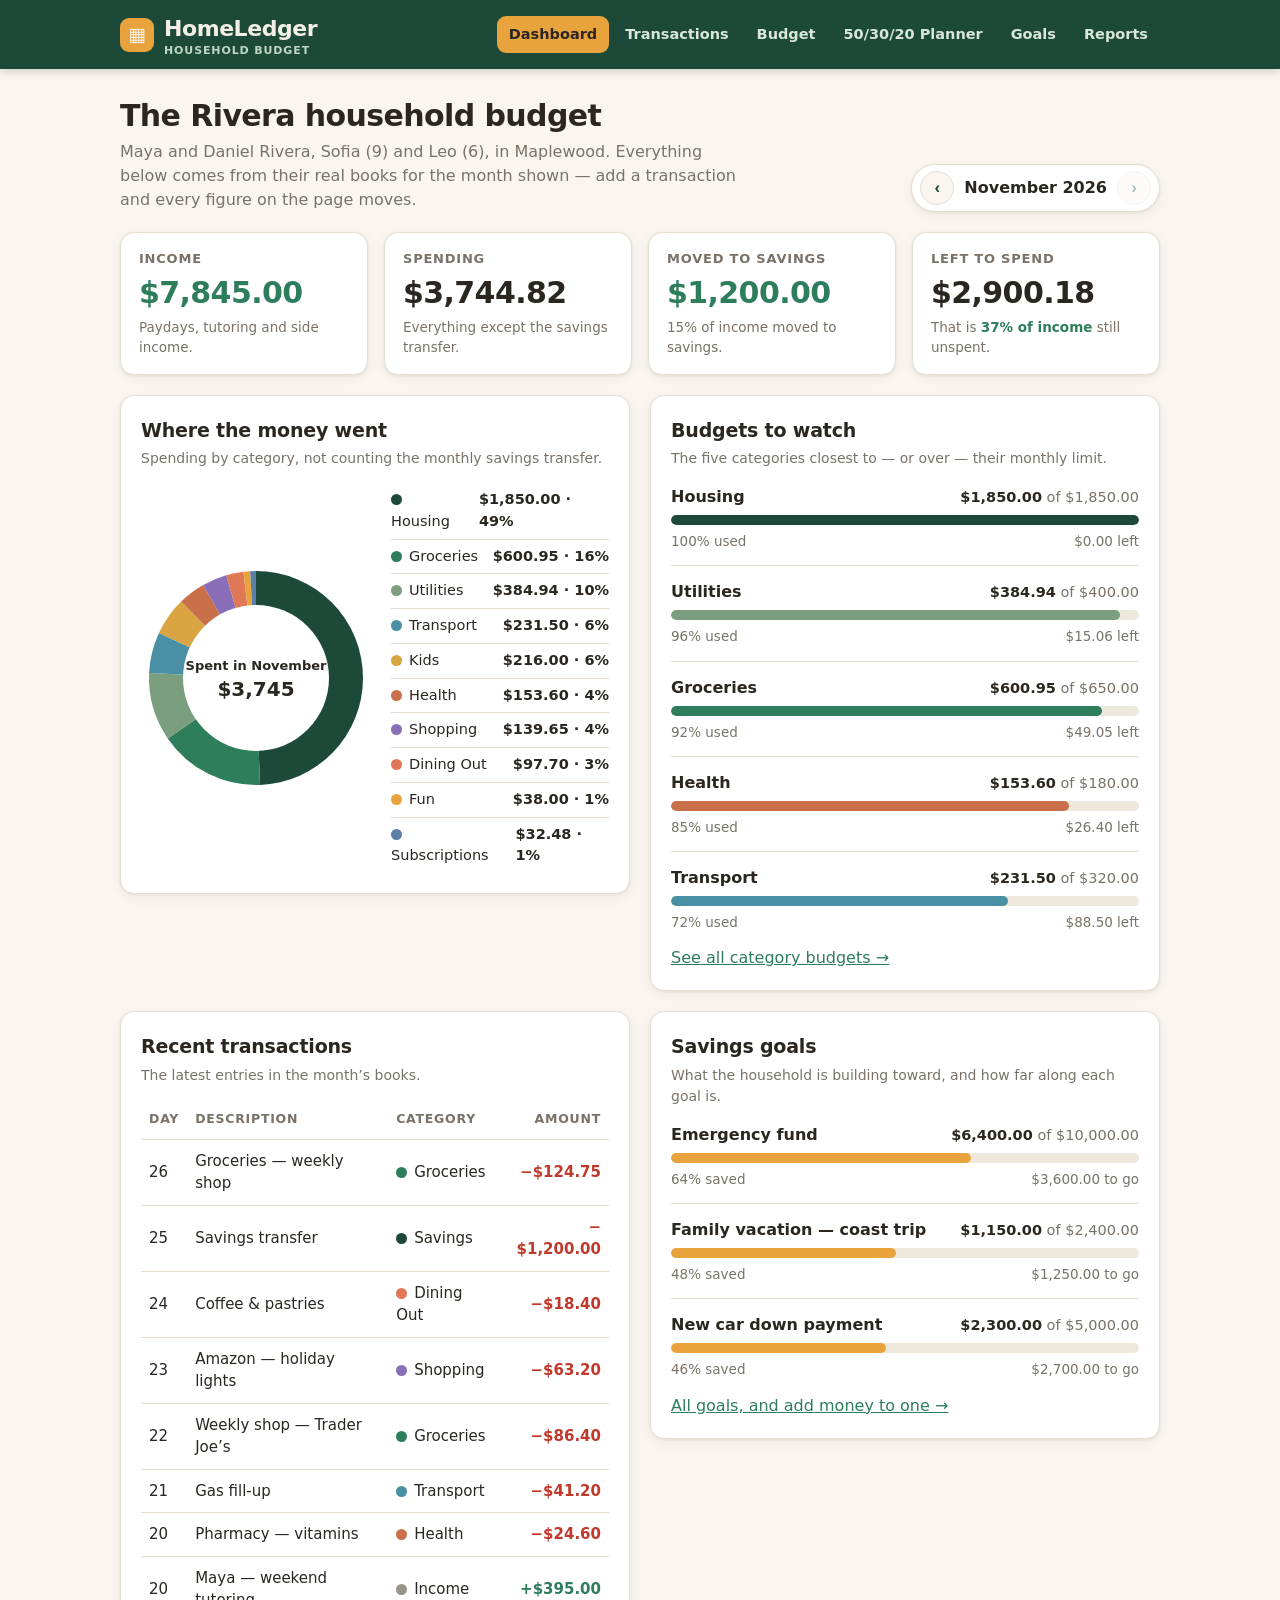
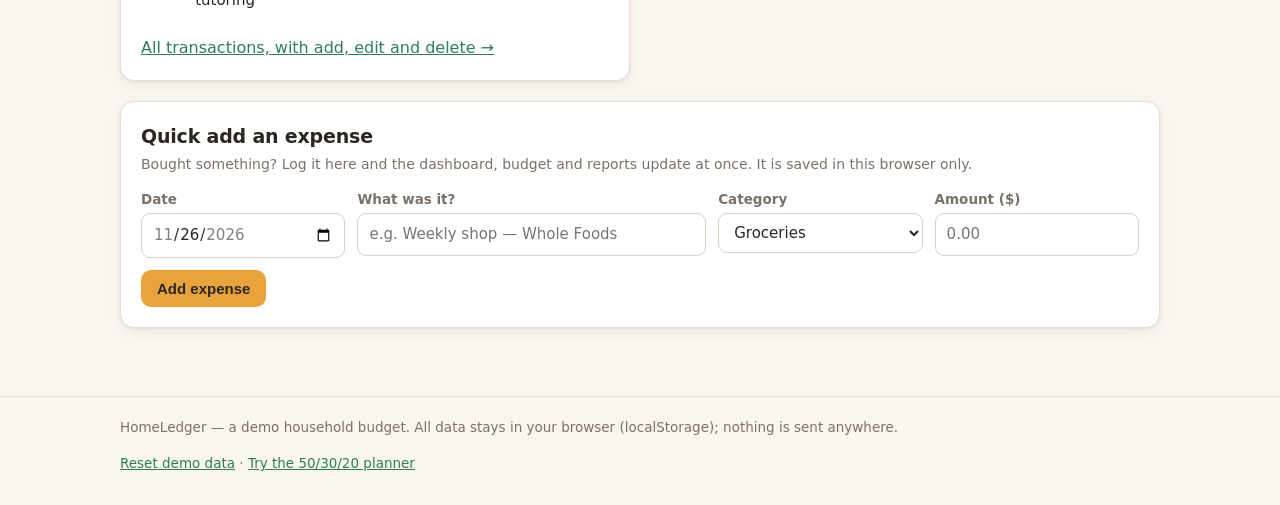
<file: app/index.html>
<!DOCTYPE html>
<html lang="en">
<head>
<meta charset="utf-8">
<meta name="viewport" content="width=device-width, initial-scale=1">
<title>HomeLedger — Household Budget Dashboard</title>
<meta name="description" content="HomeLedger keeps the Rivera household's budget in one place: income, spending, category budgets, a 50/30/20 plan and savings goals.">
<link rel="stylesheet" href="style.css">
</head>
<body data-page="dashboard">
<header class="site-header">
  <div class="header-inner">
    <a class="brand" href="index.html"><span class="brand-mark">▦</span><span>HomeLedger<small>Household Budget</small></span></a>
    <nav class="main-nav" aria-label="Main">
      <a href="index.html" data-page="dashboard">Dashboard</a>
      <a href="transactions.html" data-page="transactions">Transactions</a>
      <a href="budget.html" data-page="budget">Budget</a>
      <a href="planner.html" data-page="planner">50/30/20 Planner</a>
      <a href="goals.html" data-page="goals">Goals</a>
      <a href="reports.html" data-page="reports">Reports</a>
    </nav>
  </div>
</header>

<main class="wrap">
  <div class="page-head">
    <div>
      <h1>The Rivera household budget</h1>
      <p class="lede">Maya and Daniel Rivera, Sofia (9) and Leo (6), in Maplewood. Everything below comes from their real books for the month shown — add a transaction and every figure on the page moves.</p>
    </div>
    <div class="month-switch" role="group" aria-label="Choose month">
      <button type="button" class="arrow-btn js-month-prev" aria-label="Previous month">‹</button>
      <strong class="js-month-label">November 2026</strong>
      <button type="button" class="arrow-btn js-month-next" aria-label="Next month">›</button>
    </div>
  </div>

  <p class="notice js-notice" hidden></p>

  <section class="stats" aria-label="Month summary">
    <div class="stat good">
      <div class="label">Income</div>
      <div class="value js-stat-income">$0.00</div>
      <div class="sub">Paydays, tutoring and side income.</div>
    </div>
    <div class="stat">
      <div class="label">Spending</div>
      <div class="value js-stat-spending">$0.00</div>
      <div class="sub">Everything except the savings transfer.</div>
    </div>
    <div class="stat good">
      <div class="label">Moved to savings</div>
      <div class="value js-stat-saved">$0.00</div>
      <div class="sub js-stat-saved-sub"></div>
    </div>
    <div class="stat">
      <div class="label">Left to spend</div>
      <div class="value js-stat-left">$0.00</div>
      <div class="sub js-stat-left-sub"></div>
    </div>
  </section>

  <div class="grid-2">
    <section class="card" aria-label="Spending by category">
      <h2>Where the money went</h2>
      <p class="hint">Spending by category, not counting the monthly savings transfer.</p>
      <div class="donut-wrap">
        <canvas class="js-donut" width="260" height="260" role="img" aria-label="Donut chart of spending by category"></canvas>
        <ul class="legend js-legend"></ul>
      </div>
    </section>

    <section class="card" aria-label="Budgets closest to their limit">
      <h2>Budgets to watch</h2>
      <p class="hint">The five categories closest to — or over — their monthly limit.</p>
      <div class="js-budget-list"></div>
      <p style="margin:14px 0 0"><a href="budget.html">See all category budgets →</a></p>
    </section>
  </div>

  <div class="grid-2">
    <section class="card" aria-label="Recent transactions">
      <h2>Recent transactions</h2>
      <p class="hint">The latest entries in the month’s books.</p>
      <table>
        <thead><tr><th>Day</th><th>Description</th><th>Category</th><th class="num">Amount</th></tr></thead>
        <tbody class="js-recent"></tbody>
      </table>
      <p style="margin:14px 0 0"><a href="transactions.html">All transactions, with add, edit and delete →</a></p>
    </section>

    <section class="card" aria-label="Savings goals">
      <h2>Savings goals</h2>
      <p class="hint">What the household is building toward, and how far along each goal is.</p>
      <div class="js-goals-snapshot"></div>
      <p style="margin:14px 0 0"><a href="goals.html">All goals, and add money to one →</a></p>
    </section>
  </div>

  <section class="card" aria-label="Quick add">
    <h2>Quick add an expense</h2>
    <p class="hint">Bought something? Log it here and the dashboard, budget and reports update at once. It is saved in this browser only.</p>
    <form class="js-quick-add">
      <div class="form-row">
        <div><label for="qa-date">Date</label><input id="qa-date" name="date" type="date" required></div>
        <div style="flex:2 1 220px"><label for="qa-desc">What was it?</label><input id="qa-desc" name="description" type="text" placeholder="e.g. Weekly shop — Whole Foods" required></div>
        <div><label for="qa-cat">Category</label><select id="qa-cat" name="category"><option>Groceries</option><option>Dining Out</option><option>Transport</option><option>Utilities</option><option>Health</option><option>Kids</option><option>Fun</option><option>Shopping</option><option>Subscriptions</option><option>Housing</option><option>Other</option></select></div>
        <div><label for="qa-amount">Amount ($)</label><input id="qa-amount" name="amount" type="number" min="0.01" step="0.01" placeholder="0.00" required></div>
      </div>
      <button class="btn amber" type="submit">Add expense</button>
    </form>
  </section>
</main>

<footer class="site-footer">
  <div class="wrap">
    <span>HomeLedger — a demo household budget. All data stays in your browser (localStorage); nothing is sent anywhere.</span>
    <span><button type="button" class="link-btn js-reset">Reset demo data</button> · <a href="planner.html">Try the 50/30/20 planner</a></span>
  </div>
</footer>

<script src="data.js"></script>
<script src="charts.js"></script>
<script src="app.js"></script>
</body>
</html>
</file>
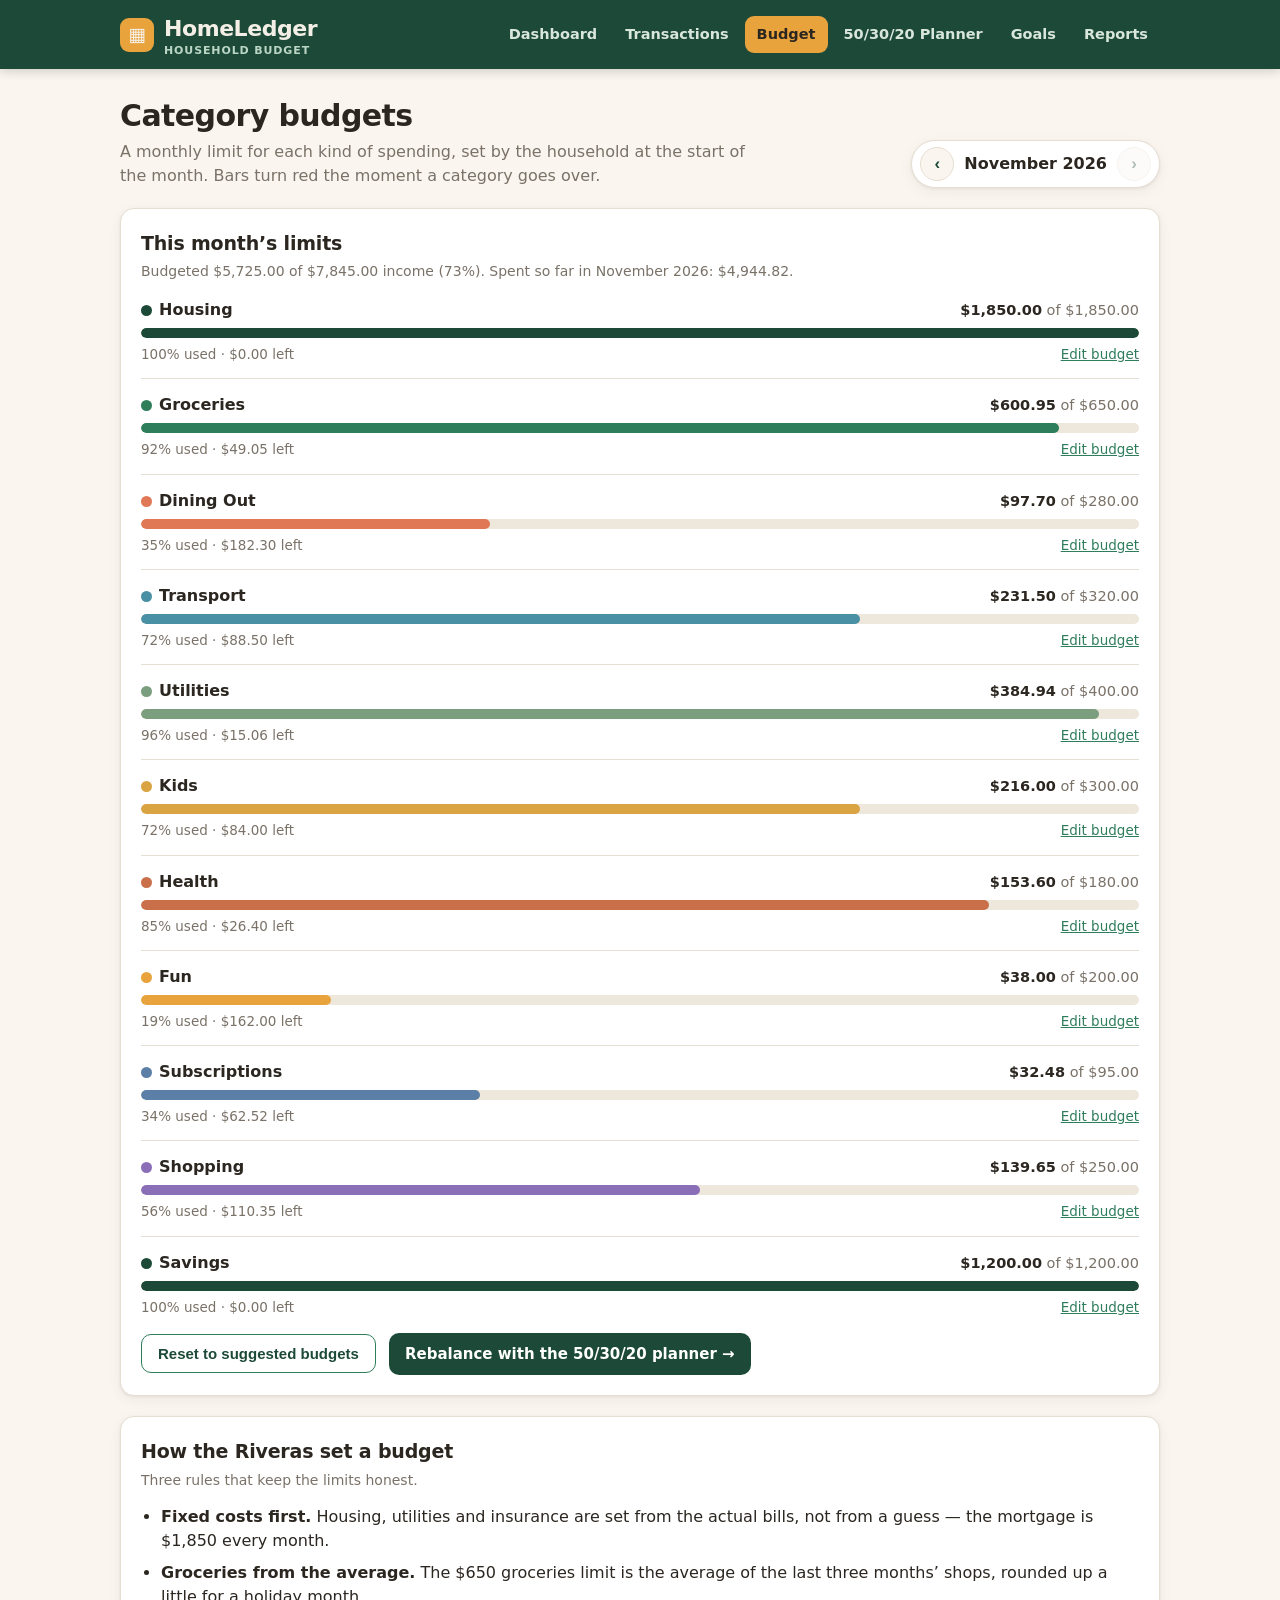
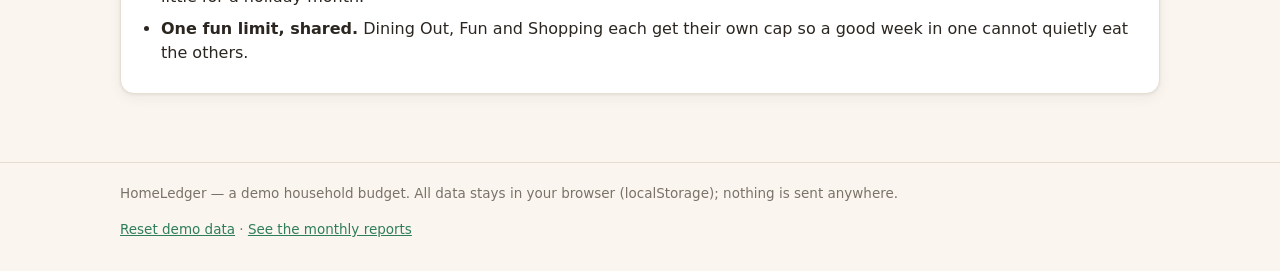
<file: app/budget.html>
<!DOCTYPE html>
<html lang="en">
<head>
<meta charset="utf-8">
<meta name="viewport" content="width=device-width, initial-scale=1">
<title>HomeLedger — Category Budgets</title>
<meta name="description" content="Monthly budget limits for every category of the Rivera household's spending, with progress bars and one-click editing.">
<link rel="stylesheet" href="style.css">
</head>
<body data-page="budget">
<header class="site-header">
  <div class="header-inner">
    <a class="brand" href="index.html"><span class="brand-mark">▦</span><span>HomeLedger<small>Household Budget</small></span></a>
    <nav class="main-nav" aria-label="Main">
      <a href="index.html" data-page="dashboard">Dashboard</a>
      <a href="transactions.html" data-page="transactions">Transactions</a>
      <a href="budget.html" data-page="budget">Budget</a>
      <a href="planner.html" data-page="planner">50/30/20 Planner</a>
      <a href="goals.html" data-page="goals">Goals</a>
      <a href="reports.html" data-page="reports">Reports</a>
    </nav>
  </div>
</header>

<main class="wrap">
  <div class="page-head">
    <div>
      <h1>Category budgets</h1>
      <p class="lede">A monthly limit for each kind of spending, set by the household at the start of the month. Bars turn red the moment a category goes over.</p>
    </div>
    <div class="month-switch" role="group" aria-label="Choose month">
      <button type="button" class="arrow-btn js-month-prev" aria-label="Previous month">‹</button>
      <strong class="js-month-label">November 2026</strong>
      <button type="button" class="arrow-btn js-month-next" aria-label="Next month">›</button>
    </div>
  </div>

  <p class="notice js-notice" hidden></p>

  <section class="card" aria-label="Budgets">
    <h2>This month’s limits</h2>
    <p class="hint js-budget-head"></p>
    <div class="js-budget-rows"></div>
    <p style="margin:16px 0 0">
      <button class="btn ghost js-reset-budgets" type="button">Reset to suggested budgets</button>
      <a class="btn" href="planner.html" style="margin-left:8px">Rebalance with the 50/30/20 planner →</a>
    </p>
  </section>

  <section class="card" aria-label="How budgets work">
    <h2>How the Riveras set a budget</h2>
    <p class="hint">Three rules that keep the limits honest.</p>
    <ul class="insight-list">
      <li><b>Fixed costs first.</b> Housing, utilities and insurance are set from the actual bills, not from a guess — the mortgage is $1,850 every month.</li>
      <li><b>Groceries from the average.</b> The $650 groceries limit is the average of the last three months’ shops, rounded up a little for a holiday month.</li>
      <li><b>One fun limit, shared.</b> Dining Out, Fun and Shopping each get their own cap so a good week in one cannot quietly eat the others.</li>
    </ul>
  </section>
</main>

<footer class="site-footer">
  <div class="wrap">
    <span>HomeLedger — a demo household budget. All data stays in your browser (localStorage); nothing is sent anywhere.</span>
    <span><button type="button" class="link-btn js-reset">Reset demo data</button> · <a href="reports.html">See the monthly reports</a></span>
  </div>
</footer>

<script src="data.js"></script>
<script src="charts.js"></script>
<script src="app.js"></script>
</body>
</html>
</file>
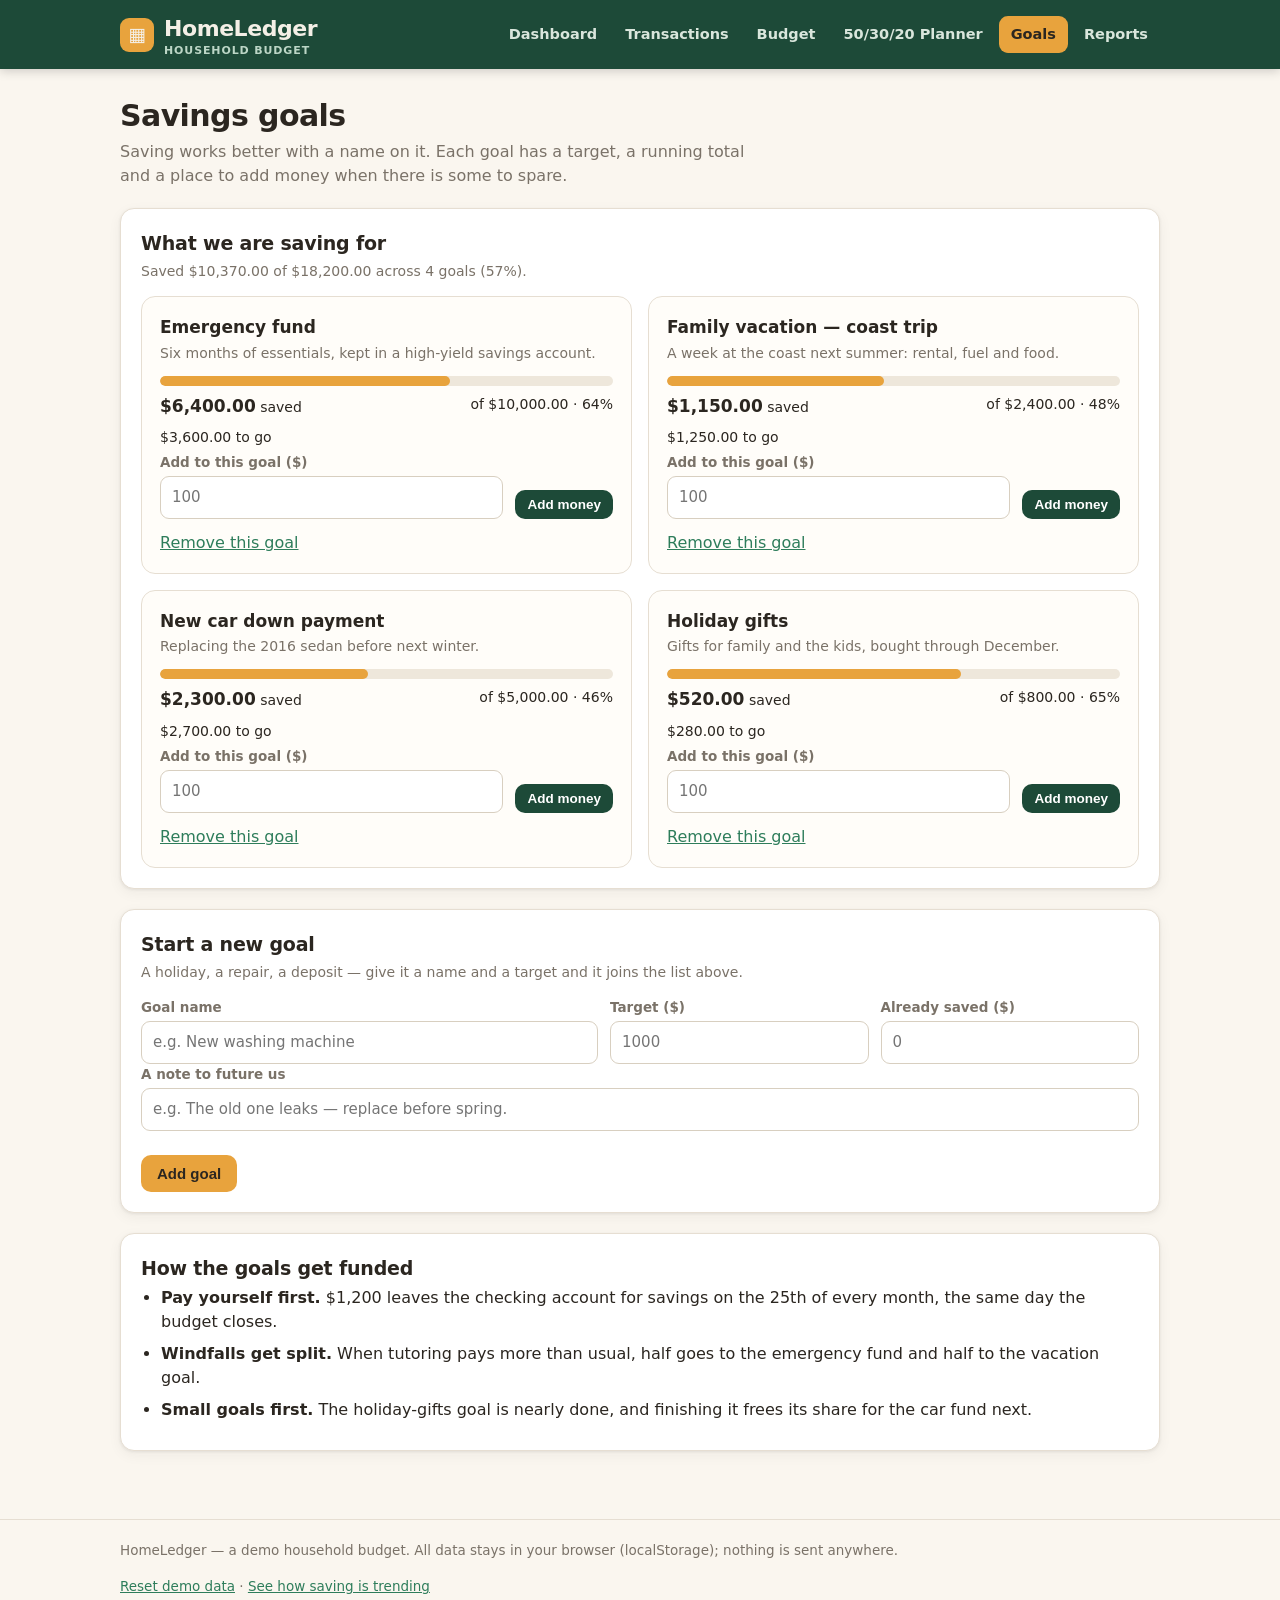
<file: app/goals.html>
<!DOCTYPE html>
<html lang="en">
<head>
<meta charset="utf-8">
<meta name="viewport" content="width=device-width, initial-scale=1">
<title>HomeLedger — Savings Goals</title>
<meta name="description" content="The Rivera household's savings goals: an emergency fund, a family vacation, a car down payment and holiday gifts — add money, track progress, start a new goal.">
<link rel="stylesheet" href="style.css">
</head>
<body data-page="goals">
<header class="site-header">
  <div class="header-inner">
    <a class="brand" href="index.html"><span class="brand-mark">▦</span><span>HomeLedger<small>Household Budget</small></span></a>
    <nav class="main-nav" aria-label="Main">
      <a href="index.html" data-page="dashboard">Dashboard</a>
      <a href="transactions.html" data-page="transactions">Transactions</a>
      <a href="budget.html" data-page="budget">Budget</a>
      <a href="planner.html" data-page="planner">50/30/20 Planner</a>
      <a href="goals.html" data-page="goals">Goals</a>
      <a href="reports.html" data-page="reports">Reports</a>
    </nav>
  </div>
</header>

<main class="wrap">
  <div class="page-head">
    <div>
      <h1>Savings goals</h1>
      <p class="lede">Saving works better with a name on it. Each goal has a target, a running total and a place to add money when there is some to spare.</p>
    </div>
  </div>

  <p class="notice js-notice" hidden></p>

  <section class="card" aria-label="Goals">
    <h2>What we are saving for</h2>
    <p class="hint js-goals-head"></p>
    <div class="goal-grid js-goal-grid"></div>
  </section>

  <section class="card" aria-label="Start a new goal">
    <h2>Start a new goal</h2>
    <p class="hint">A holiday, a repair, a deposit — give it a name and a target and it joins the list above.</p>
    <form class="js-new-goal">
      <div class="form-row">
        <div style="flex:2 1 220px"><label for="goal-name">Goal name</label><input id="goal-name" name="name" type="text" placeholder="e.g. New washing machine" required></div>
        <div><label for="goal-target">Target ($)</label><input id="goal-target" name="target" type="number" min="1" step="1" placeholder="1000" required></div>
        <div><label for="goal-saved">Already saved ($)</label><input id="goal-saved" name="saved" type="number" min="0" step="1" placeholder="0"></div>
      </div>
      <div class="field">
        <label for="goal-note">A note to future us</label>
        <input id="goal-note" name="note" type="text" placeholder="e.g. The old one leaks — replace before spring.">
      </div>
      <button class="btn amber" type="submit">Add goal</button>
    </form>
  </section>

  <section class="card" aria-label="How the goals are funded">
    <h2>How the goals get funded</h2>
    <ul class="insight-list">
      <li><b>Pay yourself first.</b> $1,200 leaves the checking account for savings on the 25th of every month, the same day the budget closes.</li>
      <li><b>Windfalls get split.</b> When tutoring pays more than usual, half goes to the emergency fund and half to the vacation goal.</li>
      <li><b>Small goals first.</b> The holiday-gifts goal is nearly done, and finishing it frees its share for the car fund next.</li>
    </ul>
  </section>
</main>

<footer class="site-footer">
  <div class="wrap">
    <span>HomeLedger — a demo household budget. All data stays in your browser (localStorage); nothing is sent anywhere.</span>
    <span><button type="button" class="link-btn js-reset">Reset demo data</button> · <a href="reports.html">See how saving is trending</a></span>
  </div>
</footer>

<script src="data.js"></script>
<script src="charts.js"></script>
<script src="app.js"></script>
</body>
</html>
</file>
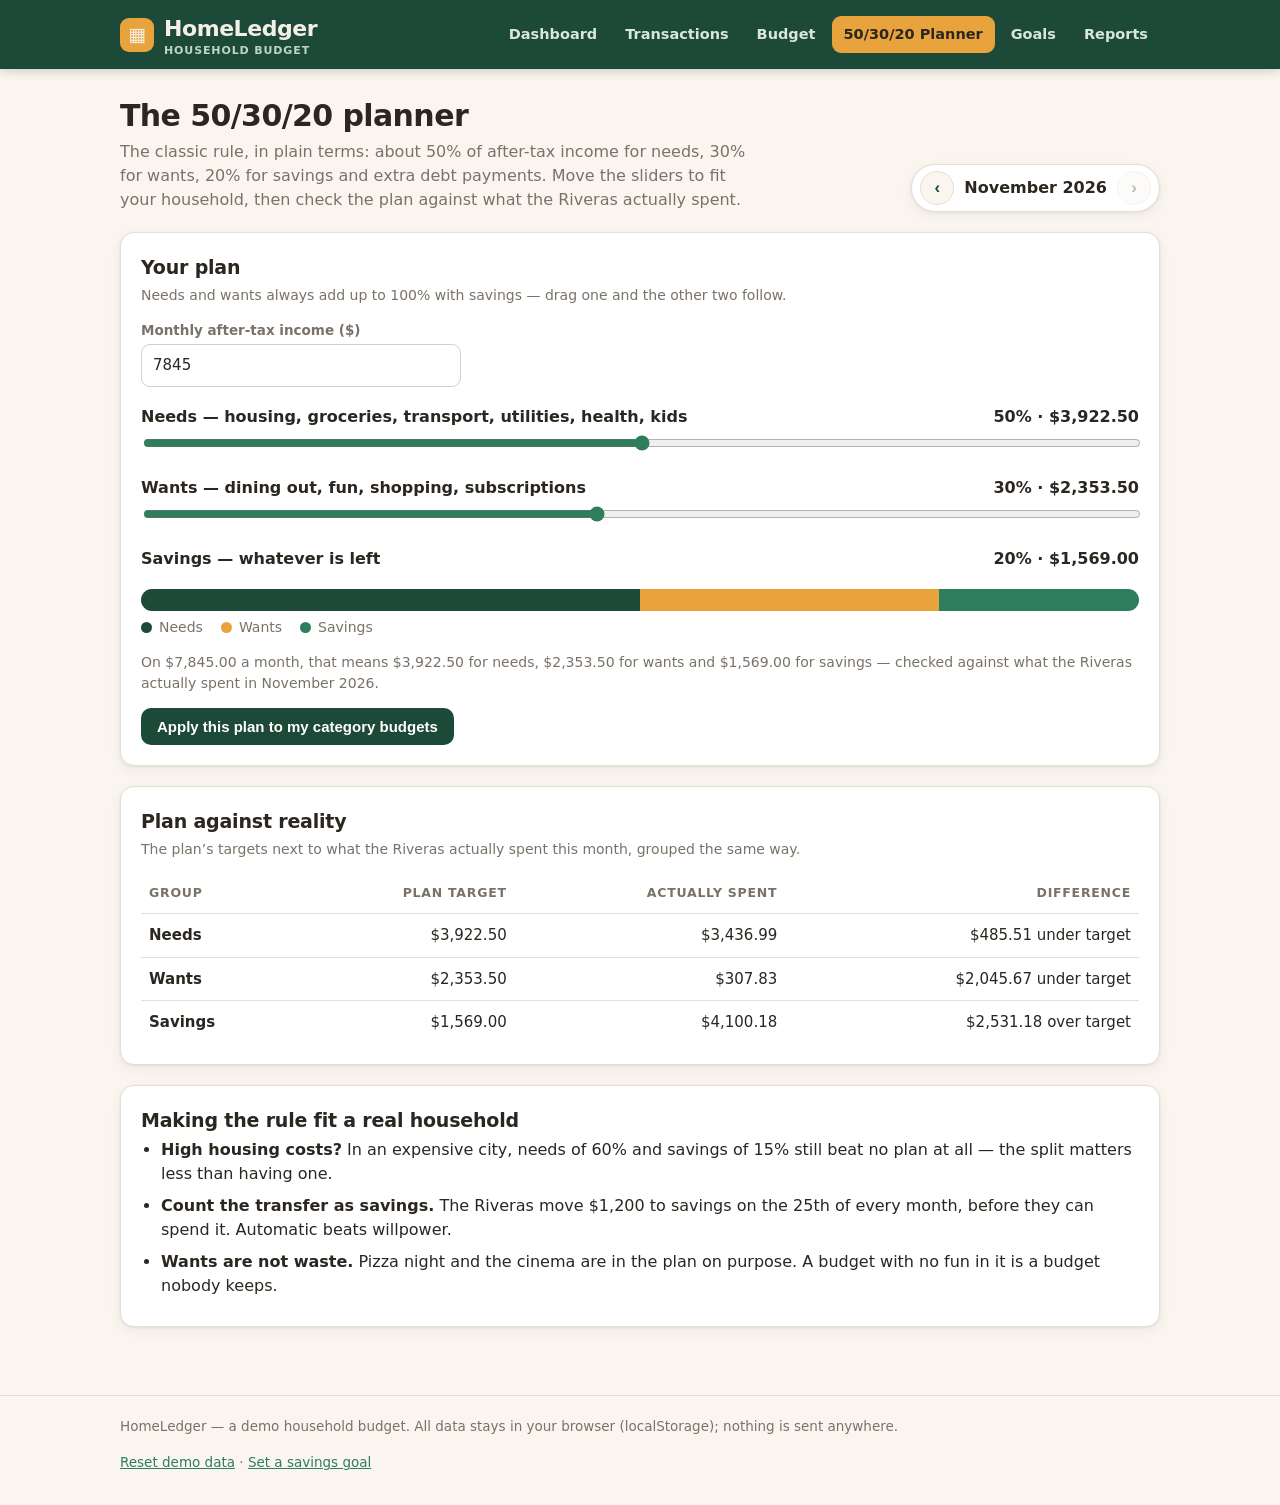
<file: app/planner.html>
<!DOCTYPE html>
<html lang="en">
<head>
<meta charset="utf-8">
<meta name="viewport" content="width=device-width, initial-scale=1">
<title>HomeLedger — 50/30/20 Planner</title>
<meta name="description" content="Plan a household budget with the 50/30/20 rule: slide needs, wants and savings to fit your income, compare with real spending, and apply the plan to your budgets.">
<link rel="stylesheet" href="style.css">
</head>
<body data-page="planner">
<header class="site-header">
  <div class="header-inner">
    <a class="brand" href="index.html"><span class="brand-mark">▦</span><span>HomeLedger<small>Household Budget</small></span></a>
    <nav class="main-nav" aria-label="Main">
      <a href="index.html" data-page="dashboard">Dashboard</a>
      <a href="transactions.html" data-page="transactions">Transactions</a>
      <a href="budget.html" data-page="budget">Budget</a>
      <a href="planner.html" data-page="planner">50/30/20 Planner</a>
      <a href="goals.html" data-page="goals">Goals</a>
      <a href="reports.html" data-page="reports">Reports</a>
    </nav>
  </div>
</header>

<main class="wrap">
  <div class="page-head">
    <div>
      <h1>The 50/30/20 planner</h1>
      <p class="lede">The classic rule, in plain terms: about 50% of after-tax income for needs, 30% for wants, 20% for savings and extra debt payments. Move the sliders to fit your household, then check the plan against what the Riveras actually spent.</p>
    </div>
    <div class="month-switch" role="group" aria-label="Compare against month">
      <button type="button" class="arrow-btn js-month-prev" aria-label="Previous month">‹</button>
      <strong class="js-month-label">November 2026</strong>
      <button type="button" class="arrow-btn js-month-next" aria-label="Next month">›</button>
    </div>
  </div>

  <p class="notice js-notice" hidden></p>

  <section class="card" aria-label="Your plan">
    <h2>Your plan</h2>
    <p class="hint">Needs and wants always add up to 100% with savings — drag one and the other two follow.</p>
    <div class="field" style="max-width:320px">
      <label for="plan-income">Monthly after-tax income ($)</label>
      <input id="plan-income" class="js-plan-income" type="number" min="0" step="10" value="7845">
    </div>
    <div class="slider-row">
      <div class="slider-top"><span>Needs — housing, groceries, transport, utilities, health, kids</span><output class="js-needs-out">50% · $0.00</output></div>
      <input class="js-needs-slider" type="range" min="20" max="80" step="1" value="50" aria-label="Needs percentage">
    </div>
    <div class="slider-row">
      <div class="slider-top"><span>Wants — dining out, fun, shopping, subscriptions</span><output class="js-wants-out">30% · $0.00</output></div>
      <input class="js-wants-slider" type="range" min="5" max="60" step="1" value="30" aria-label="Wants percentage">
    </div>
    <div class="slider-row">
      <div class="slider-top"><span>Savings — whatever is left</span><output class="js-save-out">20% · $0.00</output></div>
    </div>
    <div class="split-bar js-plan-split" aria-hidden="true"></div>
    <div class="split-legend">
      <span><span class="cat-dot" style="background:#1d4a38"></span>Needs</span>
      <span><span class="cat-dot" style="background:#e8a33d"></span>Wants</span>
      <span><span class="cat-dot" style="background:#2e7d5b"></span>Savings</span>
    </div>
    <p class="hint js-plan-summary" style="margin-top:14px"></p>
    <button class="btn js-plan-apply" type="button">Apply this plan to my category budgets</button>
  </section>

  <section class="card" aria-label="Plan against reality">
    <h2>Plan against reality</h2>
    <p class="hint">The plan’s targets next to what the Riveras actually spent this month, grouped the same way.</p>
    <table class="compare-table">
      <thead><tr><th>Group</th><th class="num">Plan target</th><th class="num">Actually spent</th><th class="num">Difference</th></tr></thead>
      <tbody class="js-plan-compare"></tbody>
    </table>
  </section>

  <section class="card" aria-label="Making the rule fit">
    <h2>Making the rule fit a real household</h2>
    <ul class="insight-list">
      <li><b>High housing costs?</b> In an expensive city, needs of 60% and savings of 15% still beat no plan at all — the split matters less than having one.</li>
      <li><b>Count the transfer as savings.</b> The Riveras move $1,200 to savings on the 25th of every month, before they can spend it. Automatic beats willpower.</li>
      <li><b>Wants are not waste.</b> Pizza night and the cinema are in the plan on purpose. A budget with no fun in it is a budget nobody keeps.</li>
    </ul>
  </section>
</main>

<footer class="site-footer">
  <div class="wrap">
    <span>HomeLedger — a demo household budget. All data stays in your browser (localStorage); nothing is sent anywhere.</span>
    <span><button type="button" class="link-btn js-reset">Reset demo data</button> · <a href="goals.html">Set a savings goal</a></span>
  </div>
</footer>

<script src="data.js"></script>
<script src="charts.js"></script>
<script src="app.js"></script>
</body>
</html>
</file>
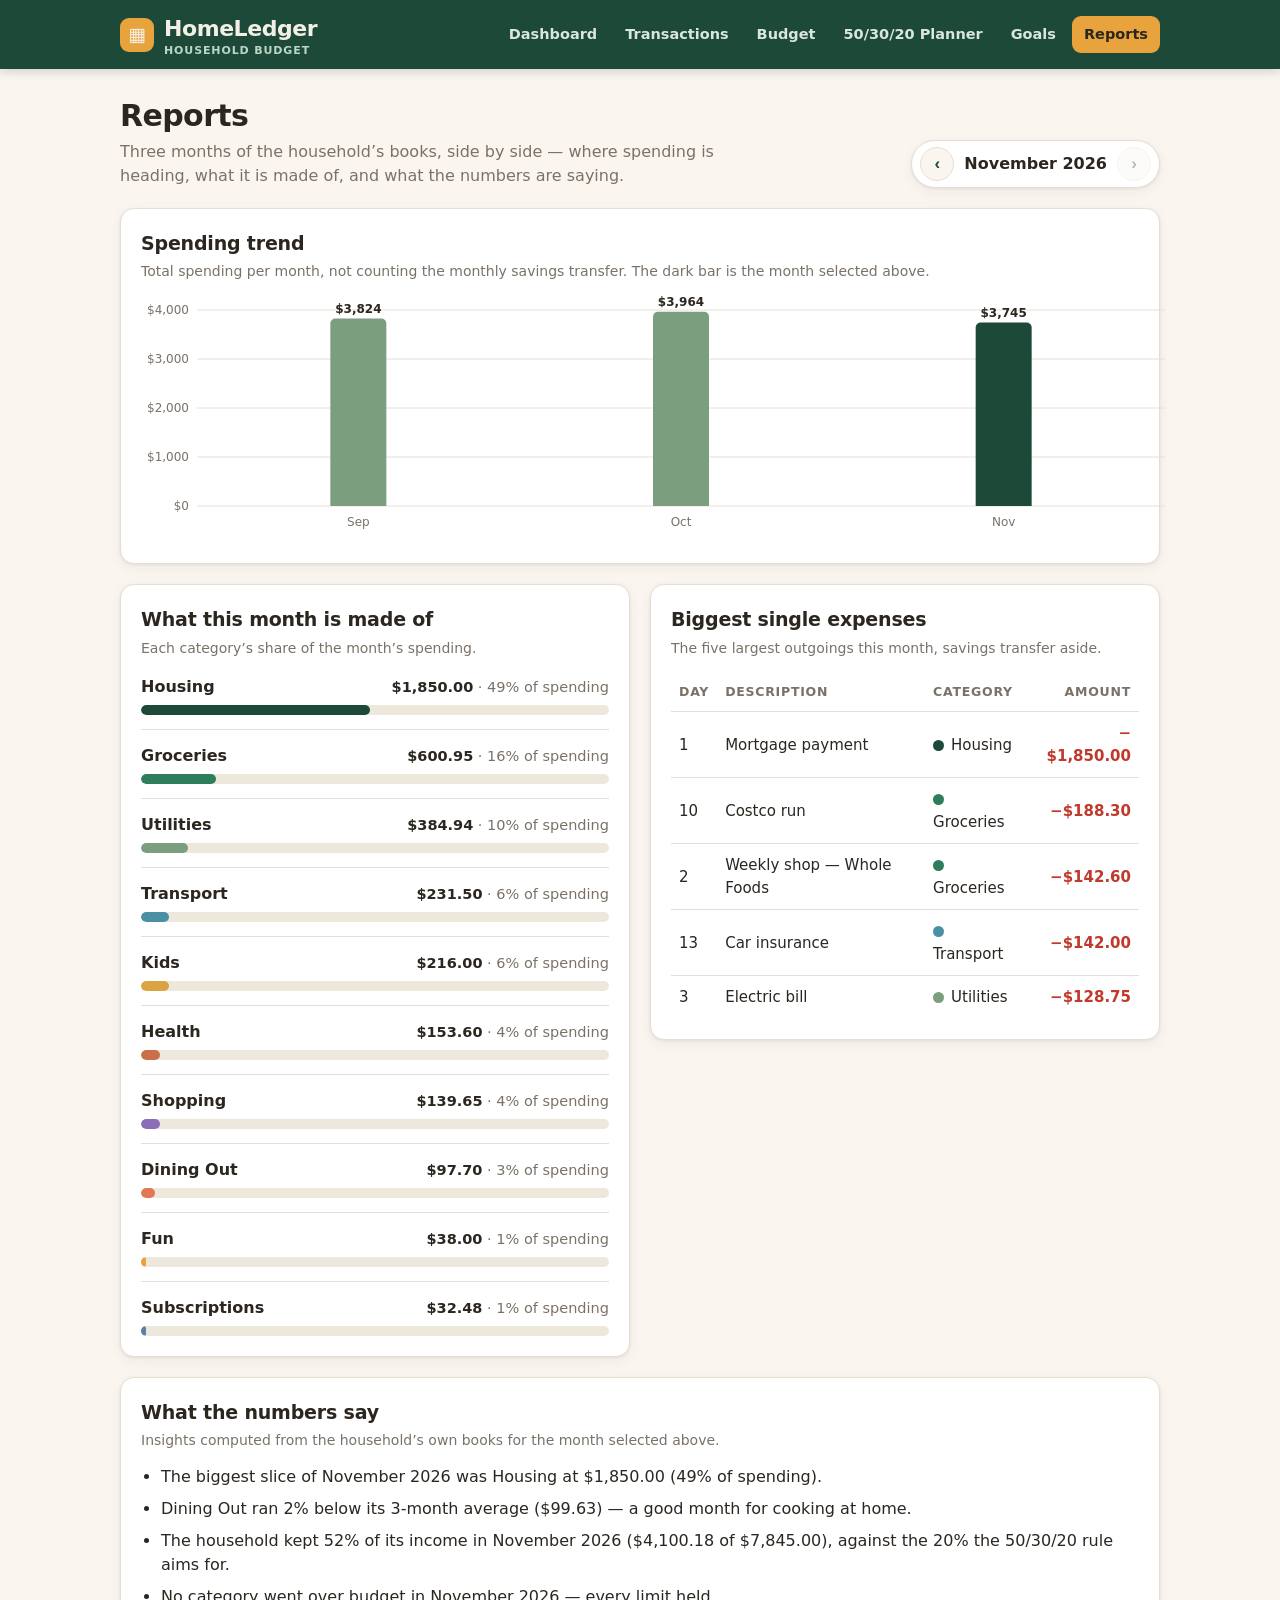
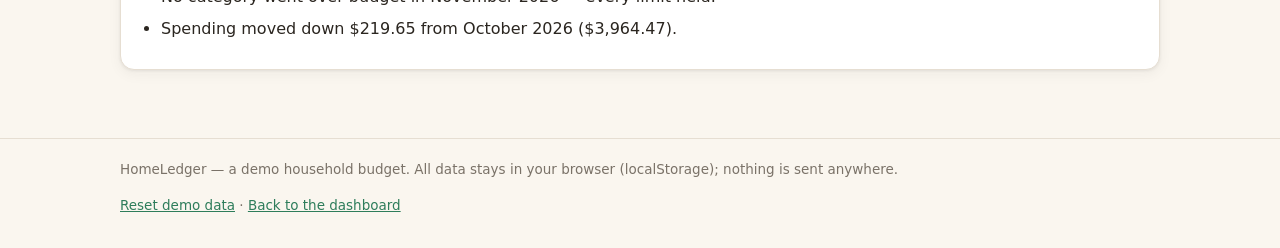
<file: app/reports.html>
<!DOCTYPE html>
<html lang="en">
<head>
<meta charset="utf-8">
<meta name="viewport" content="width=device-width, initial-scale=1">
<title>HomeLedger — Reports</title>
<meta name="description" content="Monthly reports for the Rivera household: spending trends, category breakdowns, biggest expenses and insights computed from the books.">
<link rel="stylesheet" href="style.css">
</head>
<body data-page="reports">
<header class="site-header">
  <div class="header-inner">
    <a class="brand" href="index.html"><span class="brand-mark">▦</span><span>HomeLedger<small>Household Budget</small></span></a>
    <nav class="main-nav" aria-label="Main">
      <a href="index.html" data-page="dashboard">Dashboard</a>
      <a href="transactions.html" data-page="transactions">Transactions</a>
      <a href="budget.html" data-page="budget">Budget</a>
      <a href="planner.html" data-page="planner">50/30/20 Planner</a>
      <a href="goals.html" data-page="goals">Goals</a>
      <a href="reports.html" data-page="reports">Reports</a>
    </nav>
  </div>
</header>

<main class="wrap">
  <div class="page-head">
    <div>
      <h1>Reports</h1>
      <p class="lede">Three months of the household’s books, side by side — where spending is heading, what it is made of, and what the numbers are saying.</p>
    </div>
    <div class="month-switch" role="group" aria-label="Choose month">
      <button type="button" class="arrow-btn js-month-prev" aria-label="Previous month">‹</button>
      <strong class="js-month-label">November 2026</strong>
      <button type="button" class="arrow-btn js-month-next" aria-label="Next month">›</button>
    </div>
  </div>

  <p class="notice js-notice" hidden></p>

  <section class="card" aria-label="Spending trend">
    <h2>Spending trend</h2>
    <p class="hint">Total spending per month, not counting the monthly savings transfer. The dark bar is the month selected above.</p>
    <canvas class="js-trend" width="640" height="240" role="img" aria-label="Bar chart of monthly spending"></canvas>
  </section>

  <div class="grid-2">
    <section class="card" aria-label="Category breakdown">
      <h2>What this month is made of</h2>
      <p class="hint">Each category’s share of the month’s spending.</p>
      <div class="js-cat-breakdown"></div>
    </section>

    <section class="card" aria-label="Biggest expenses">
      <h2>Biggest single expenses</h2>
      <p class="hint">The five largest outgoings this month, savings transfer aside.</p>
      <table>
        <thead><tr><th>Day</th><th>Description</th><th>Category</th><th class="num">Amount</th></tr></thead>
        <tbody class="js-biggest"></tbody>
      </table>
    </section>
  </div>

  <section class="card" aria-label="Insights">
    <h2>What the numbers say</h2>
    <p class="hint">Insights computed from the household’s own books for the month selected above.</p>
    <ul class="insight-list js-insights"></ul>
  </section>
</main>

<footer class="site-footer">
  <div class="wrap">
    <span>HomeLedger — a demo household budget. All data stays in your browser (localStorage); nothing is sent anywhere.</span>
    <span><button type="button" class="link-btn js-reset">Reset demo data</button> · <a href="index.html">Back to the dashboard</a></span>
  </div>
</footer>

<script src="data.js"></script>
<script src="charts.js"></script>
<script src="app.js"></script>
</body>
</html>
</file>
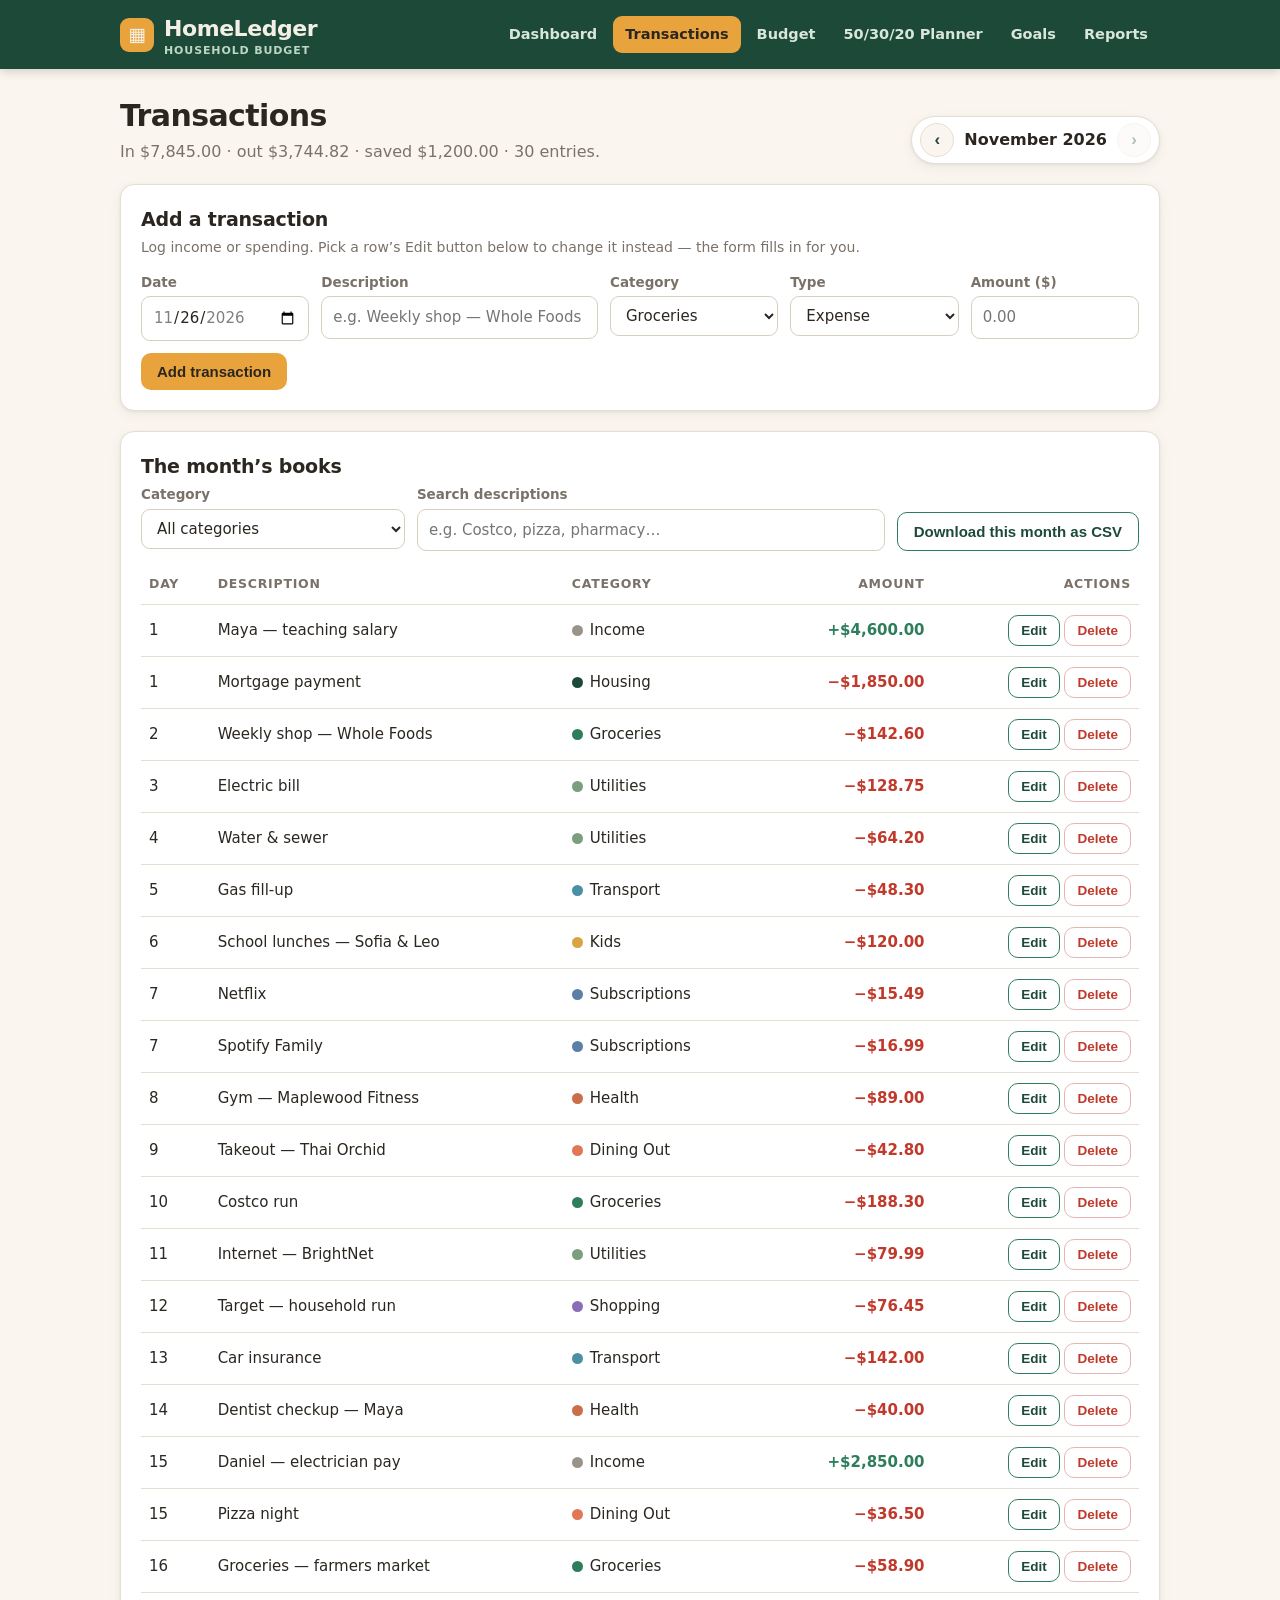
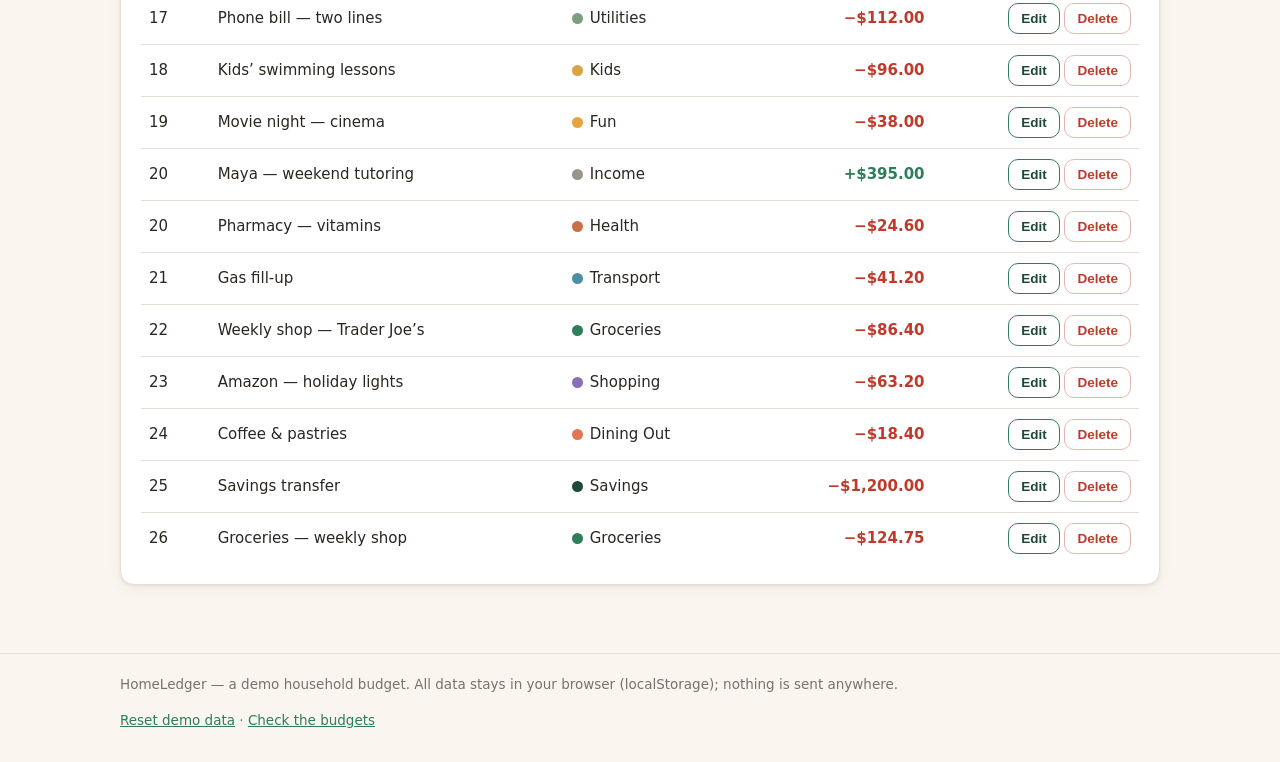
<file: app/transactions.html>
<!DOCTYPE html>
<html lang="en">
<head>
<meta charset="utf-8">
<meta name="viewport" content="width=device-width, initial-scale=1">
<title>HomeLedger — Transactions</title>
<meta name="description" content="Every transaction in the Rivera household's books: search, filter, add, edit, delete and export to CSV.">
<link rel="stylesheet" href="style.css">
</head>
<body data-page="transactions">
<header class="site-header">
  <div class="header-inner">
    <a class="brand" href="index.html"><span class="brand-mark">▦</span><span>HomeLedger<small>Household Budget</small></span></a>
    <nav class="main-nav" aria-label="Main">
      <a href="index.html" data-page="dashboard">Dashboard</a>
      <a href="transactions.html" data-page="transactions">Transactions</a>
      <a href="budget.html" data-page="budget">Budget</a>
      <a href="planner.html" data-page="planner">50/30/20 Planner</a>
      <a href="goals.html" data-page="goals">Goals</a>
      <a href="reports.html" data-page="reports">Reports</a>
    </nav>
  </div>
</header>

<main class="wrap">
  <div class="page-head">
    <div>
      <h1>Transactions</h1>
      <p class="lede js-tx-summary">Every entry in the month’s books — income in green, spending in red.</p>
    </div>
    <div class="month-switch" role="group" aria-label="Choose month">
      <button type="button" class="arrow-btn js-month-prev" aria-label="Previous month">‹</button>
      <strong class="js-month-label">November 2026</strong>
      <button type="button" class="arrow-btn js-month-next" aria-label="Next month">›</button>
    </div>
  </div>

  <p class="notice js-notice" hidden></p>

  <section class="card" aria-label="Add a transaction">
    <h2>Add a transaction</h2>
    <p class="hint">Log income or spending. Pick a row’s Edit button below to change it instead — the form fills in for you.</p>
    <form class="js-tx-form">
      <div class="form-row">
        <div><label for="tx-date">Date</label><input id="tx-date" name="date" type="date" required></div>
        <div style="flex:2 1 220px"><label for="tx-desc">Description</label><input id="tx-desc" name="description" type="text" placeholder="e.g. Weekly shop — Whole Foods" required></div>
        <div><label for="tx-cat">Category</label><select id="tx-cat" name="category"></select></div>
        <div><label for="tx-type">Type</label><select id="tx-type" name="type"><option value="expense">Expense</option><option value="income">Income</option></select></div>
        <div><label for="tx-amount">Amount ($)</label><input id="tx-amount" name="amount" type="number" min="0.01" step="0.01" placeholder="0.00" required></div>
      </div>
      <button class="btn amber" type="submit"><span class="js-submit-label">Add transaction</span></button>
      <button class="btn ghost js-cancel-edit" type="button" hidden>Cancel edit</button>
    </form>
  </section>

  <section class="card" aria-label="Transaction list">
    <h2>The month’s books</h2>
    <div class="form-row" style="margin-bottom:14px">
      <div><label for="tx-filter">Category</label><select id="tx-filter" class="js-tx-filter"></select></div>
      <div style="flex:2 1 220px"><label for="tx-search">Search descriptions</label><input id="tx-search" class="js-tx-search" type="text" placeholder="e.g. Costco, pizza, pharmacy…"></div>
      <div style="flex:0 0 auto;align-self:end"><button class="btn ghost js-export" type="button">Download this month as CSV</button></div>
    </div>
    <table>
      <thead><tr><th>Day</th><th>Description</th><th>Category</th><th class="num">Amount</th><th class="num"><span class="hide-phone">Actions</span></th></tr></thead>
      <tbody class="js-tx-table"></tbody>
    </table>
  </section>
</main>

<footer class="site-footer">
  <div class="wrap">
    <span>HomeLedger — a demo household budget. All data stays in your browser (localStorage); nothing is sent anywhere.</span>
    <span><button type="button" class="link-btn js-reset">Reset demo data</button> · <a href="budget.html">Check the budgets</a></span>
  </div>
</footer>

<script src="data.js"></script>
<script src="charts.js"></script>
<script src="app.js"></script>
</body>
</html>
</file>
<file: app/style.css>
/* HomeLedger — a household budget site.
   Palette: cream paper, deep pine green, warm amber. One file, no imports,
   system fonts only, so the first load is a single small stylesheet. */

:root {
  --paper: #faf6ef;
  --card: #ffffff;
  --ink: #2b2620;
  --muted: #7a7268;
  --line: #e6ded2;
  --pine: #1d4a38;
  --pine-soft: #2e7d5b;
  --amber: #e8a33d;
  --coral: #c0392b;
  --coral-soft: #fbeae7;
  --green-soft: #e3f0e8;
  --radius: 14px;
  --shadow: 0 1px 3px rgba(43, 38, 32, 0.08), 0 4px 14px rgba(43, 38, 32, 0.05);
}

* { box-sizing: border-box; }

[hidden] { display: none !important; }

body {
  margin: 0;
  background: var(--paper);
  color: var(--ink);
  font-family: system-ui, -apple-system, "Segoe UI", Roboto, sans-serif;
  font-size: 16px;
  line-height: 1.5;
}

a { color: var(--pine-soft); }
a:hover { color: var(--pine); }

/* --- Header ---------------------------------------------------------- */

.site-header {
  background: var(--pine);
  color: #f4efe6;
  padding: 0 0 0;
  position: sticky;
  top: 0;
  z-index: 20;
  box-shadow: 0 2px 10px rgba(0, 0, 0, 0.18);
}

.header-inner {
  max-width: 1080px;
  margin: 0 auto;
  padding: 12px 20px;
  display: flex;
  align-items: center;
  gap: 18px;
  flex-wrap: wrap;
}

.brand {
  display: flex;
  align-items: center;
  gap: 10px;
  color: #f4efe6;
  text-decoration: none;
  font-size: 22px;
  font-weight: 800;
  letter-spacing: -0.02em;
  white-space: nowrap;
}

.brand-mark {
  width: 34px;
  height: 34px;
  border-radius: 9px;
  background: var(--amber);
  display: inline-flex;
  align-items: center;
  justify-content: center;
  font-size: 19px;
  flex: none;
}

.brand small {
  display: block;
  font-size: 11px;
  font-weight: 600;
  letter-spacing: 0.08em;
  text-transform: uppercase;
  color: #bcd6c6;
  line-height: 1.1;
}

.main-nav {
  display: flex;
  gap: 4px;
  flex-wrap: wrap;
  margin-left: auto;
}

.main-nav a {
  color: #d9e6dc;
  text-decoration: none;
  font-weight: 600;
  font-size: 14.5px;
  padding: 8px 12px;
  border-radius: 9px;
}

.main-nav a:hover { background: rgba(255, 255, 255, 0.12); color: #fff; }
.main-nav a.active { background: var(--amber); color: var(--ink); }

/* --- Layout ---------------------------------------------------------- */

.wrap { max-width: 1080px; margin: 0 auto; padding: 24px 20px 48px; }

.page-head {
  display: flex;
  align-items: flex-end;
  justify-content: space-between;
  gap: 16px;
  flex-wrap: wrap;
  margin: 6px 0 20px;
}

.page-head h1 {
  font-size: 30px;
  line-height: 1.15;
  letter-spacing: -0.02em;
  margin: 0 0 6px;
}

.lede { color: var(--muted); margin: 0; max-width: 62ch; }

.card {
  background: var(--card);
  border: 1px solid var(--line);
  border-radius: var(--radius);
  box-shadow: var(--shadow);
  padding: 20px;
  margin-bottom: 20px;
}

.card h2 { font-size: 19px; margin: 0 0 4px; letter-spacing: -0.01em; }
.card h3 { font-size: 16px; margin: 0 0 8px; }
.card .hint { color: var(--muted); font-size: 14px; margin: 0 0 14px; }

.grid-2 { display: grid; grid-template-columns: 1fr 1fr; gap: 20px; align-items: start; }
.grid-2 > .card { margin-bottom: 0; }
.grid-2 { margin-bottom: 20px; }

/* --- Stat cards -------------------------------------------------------- */

.stats {
  display: grid;
  grid-template-columns: repeat(4, 1fr);
  gap: 16px;
  margin-bottom: 20px;
}

.stat {
  background: var(--card);
  border: 1px solid var(--line);
  border-radius: var(--radius);
  box-shadow: var(--shadow);
  padding: 16px 18px;
}

.stat .label {
  font-size: 13px;
  font-weight: 700;
  letter-spacing: 0.06em;
  text-transform: uppercase;
  color: var(--muted);
}

.stat .value { font-size: 30px; font-weight: 800; letter-spacing: -0.02em; margin: 2px 0; }
.stat .sub { font-size: 13.5px; color: var(--muted); }
.stat .sub b { color: var(--pine-soft); }
.stat.good .value { color: var(--pine-soft); }
.stat.warn .value { color: var(--coral); }

/* --- Month switcher ------------------------------------------------------ */

.month-switch {
  display: inline-flex;
  align-items: center;
  gap: 10px;
  background: var(--card);
  border: 1px solid var(--line);
  border-radius: 999px;
  padding: 6px 8px;
  box-shadow: var(--shadow);
}

.month-switch strong { font-size: 16px; min-width: 130px; text-align: center; }

.arrow-btn {
  width: 34px;
  height: 34px;
  border-radius: 50%;
  border: 1px solid var(--line);
  background: var(--paper);
  color: var(--pine);
  font-size: 17px;
  font-weight: 700;
  cursor: pointer;
  line-height: 1;
}

.arrow-btn:hover:not(:disabled) { background: var(--green-soft); }
.arrow-btn:disabled { opacity: 0.35; cursor: default; }

/* --- Buttons, forms ------------------------------------------------------- */

.btn {
  display: inline-block;
  border: 0;
  border-radius: 10px;
  padding: 10px 16px;
  font-size: 15px;
  font-weight: 700;
  cursor: pointer;
  text-decoration: none;
  background: var(--pine);
  color: #fff;
}

.btn:hover { background: #16392c; }
.btn.amber { background: var(--amber); color: var(--ink); }
.btn.amber:hover { background: #d9932a; }
.btn.ghost { background: transparent; color: var(--pine); border: 1.5px solid var(--pine-soft); }
.btn.ghost:hover { background: var(--green-soft); }
.btn.small { padding: 7px 12px; font-size: 13.5px; }
.btn.danger { background: transparent; color: var(--coral); border: 1.5px solid #e5b6b0; }
.btn.danger:hover { background: var(--coral-soft); }

label { display: block; font-size: 13.5px; font-weight: 700; color: var(--muted); margin: 0 0 4px; }

input[type="text"], input[type="number"], input[type="date"], select, textarea {
  width: 100%;
  border: 1.5px solid #d8cfc0;
  border-radius: 9px;
  padding: 9px 11px;
  font: inherit;
  font-size: 15px;
  background: #fff;
  color: var(--ink);
}

input:focus, select:focus, textarea:focus {
  outline: 3px solid rgba(46, 125, 91, 0.25);
  border-color: var(--pine-soft);
}

.form-row { display: flex; gap: 12px; flex-wrap: wrap; }
.form-row > div { flex: 1 1 140px; }
.form-row + .form-row, .form-row + .btn, form .btn { margin-top: 12px; }
.field { margin-bottom: 12px; }
.field:last-child { margin-bottom: 0; }

.notice {
  border-radius: 10px;
  padding: 10px 14px;
  font-size: 14.5px;
  margin: 0 0 16px;
  background: var(--green-soft);
  border: 1px solid #bcd8c6;
  color: var(--pine);
}

.notice.error { background: var(--coral-soft); border-color: #eec5bf; color: #8c2b1f; }

/* --- Tables -------------------------------------------------------------- */

table { width: 100%; border-collapse: collapse; font-size: 15px; }
th, td { padding: 10px 8px; text-align: left; border-bottom: 1px solid var(--line); }
th { font-size: 12.5px; text-transform: uppercase; letter-spacing: 0.06em; color: var(--muted); }
td.num, th.num { text-align: right; font-variant-numeric: tabular-nums; }
td .neg { color: var(--coral); font-weight: 700; }
td .pos { color: var(--pine-soft); font-weight: 700; }
tr:last-child td { border-bottom: 0; }
tbody tr:hover { background: #fbf8f2; }

.cat-dot {
  display: inline-block;
  width: 11px;
  height: 11px;
  border-radius: 50%;
  margin-right: 7px;
  vertical-align: -1px;
}

.tag {
  display: inline-block;
  font-size: 12.5px;
  font-weight: 700;
  padding: 2px 9px;
  border-radius: 999px;
  background: var(--green-soft);
  color: var(--pine);
}

.tag.over { background: var(--coral-soft); color: #8c2b1f; }
.tag.save { background: #fdf1d7; color: #7a5a12; }

/* --- Budget & goal rows ---------------------------------------------------- */

.budget-row { padding: 14px 0; border-bottom: 1px solid var(--line); }
.budget-row:last-child { border-bottom: 0; padding-bottom: 0; }
.budget-row:first-of-type { padding-top: 2px; }

.budget-top {
  display: flex;
  justify-content: space-between;
  align-items: baseline;
  gap: 10px;
  margin-bottom: 6px;
}

.budget-top .name { font-weight: 700; }
.budget-top .figures { font-variant-numeric: tabular-nums; color: var(--muted); font-size: 14.5px; }
.budget-top .figures b { color: var(--ink); }
.budget-top .figures .over-amount { color: var(--coral); font-weight: 700; }

.bar-track {
  height: 10px;
  border-radius: 999px;
  background: #eee7db;
  overflow: hidden;
}

.bar-fill { height: 100%; border-radius: 999px; }

.budget-meta {
  display: flex;
  justify-content: space-between;
  gap: 10px;
  margin-top: 6px;
  font-size: 13.5px;
  color: var(--muted);
}

.budget-meta .edit-link { font-size: 13.5px; }

.goal-grid { display: grid; grid-template-columns: 1fr 1fr; gap: 16px; }

.goal-card {
  border: 1px solid var(--line);
  border-radius: var(--radius);
  padding: 18px;
  background: #fffdf9;
}

.goal-card h3 { margin: 0 0 2px; font-size: 17px; }
.goal-card .goal-note { color: var(--muted); font-size: 14px; margin: 0 0 12px; }
.goal-card .goal-figures {
  display: flex;
  justify-content: space-between;
  font-size: 14px;
  margin: 8px 0 4px;
  font-variant-numeric: tabular-nums;
}
.goal-card .goal-figures b { font-size: 17px; }

/* --- Donut legend & split bars ---------------------------------------------- */

.donut-wrap { display: flex; gap: 20px; align-items: center; flex-wrap: wrap; }
.donut-wrap canvas { flex: none; }

.legend { list-style: none; margin: 0; padding: 0; min-width: 200px; flex: 1; }
.legend li {
  display: flex;
  justify-content: space-between;
  gap: 12px;
  padding: 6px 0;
  border-bottom: 1px solid var(--line);
  font-size: 14.5px;
}
.legend li:last-child { border-bottom: 0; }
.legend .amount { font-variant-numeric: tabular-nums; font-weight: 700; }

.split-bar { display: flex; height: 22px; border-radius: 999px; overflow: hidden; margin: 10px 0 6px; }
.split-bar div { height: 100%; }
.split-legend { display: flex; gap: 18px; flex-wrap: wrap; font-size: 14px; color: var(--muted); }
.split-legend b { color: var(--ink); }

/* --- Planner --------------------------------------------------------------- */

.slider-row { margin: 18px 0; }
.slider-row .slider-top { display: flex; justify-content: space-between; font-weight: 700; margin-bottom: 4px; }
.slider-row .slider-top output { font-variant-numeric: tabular-nums; }
input[type="range"] { width: 100%; accent-color: var(--pine-soft); }

.compare-table td:first-child { font-weight: 600; }

/* --- Insights -------------------------------------------------------------- */

.insight-list { margin: 0; padding-left: 20px; }
.insight-list li { margin-bottom: 8px; }

/* --- Footer ------------------------------------------------------------------ */

.site-footer {
  border-top: 1px solid var(--line);
  color: var(--muted);
  font-size: 13.5px;
}

.site-footer .wrap { padding-top: 20px; padding-bottom: 32px; display: flex; gap: 16px; justify-content: space-between; flex-wrap: wrap; align-items: baseline; }
.link-btn {
  background: none;
  border: 0;
  padding: 0;
  color: var(--pine-soft);
  font: inherit;
  font-size: inherit;
  cursor: pointer;
  text-decoration: underline;
}

/* --- Phone layout ------------------------------------------------------------ */

@media (max-width: 760px) {
  .stats { grid-template-columns: 1fr 1fr; }
  .grid-2, .goal-grid { grid-template-columns: 1fr; }
  .page-head h1 { font-size: 25px; }
  .main-nav { margin-left: 0; }
  .main-nav a { padding: 7px 9px; font-size: 13.5px; }
  .header-inner { gap: 8px; }
  .wrap { padding: 18px 14px 40px; }
  .stat .value { font-size: 24px; }
  .hide-phone { display: none; }
  table { font-size: 14px; }
  th, td { padding: 8px 5px; }
}
</file>
